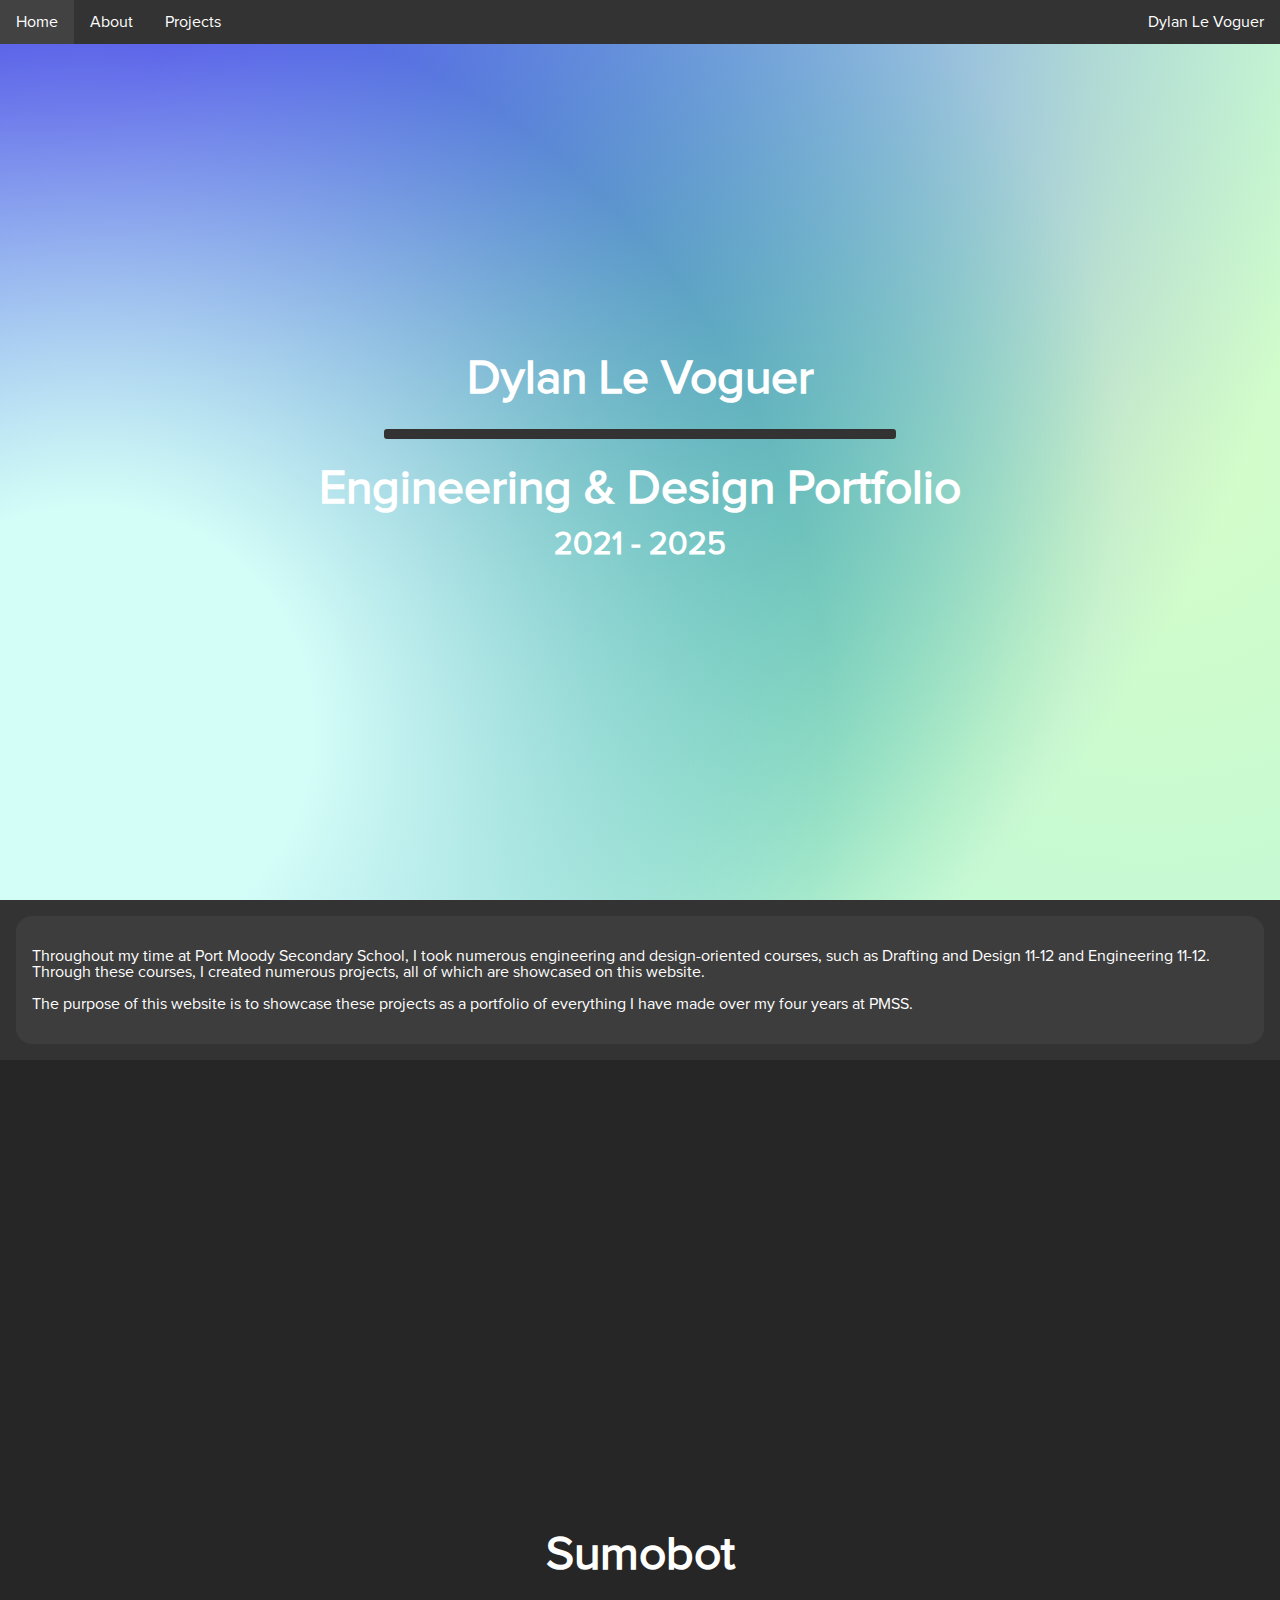
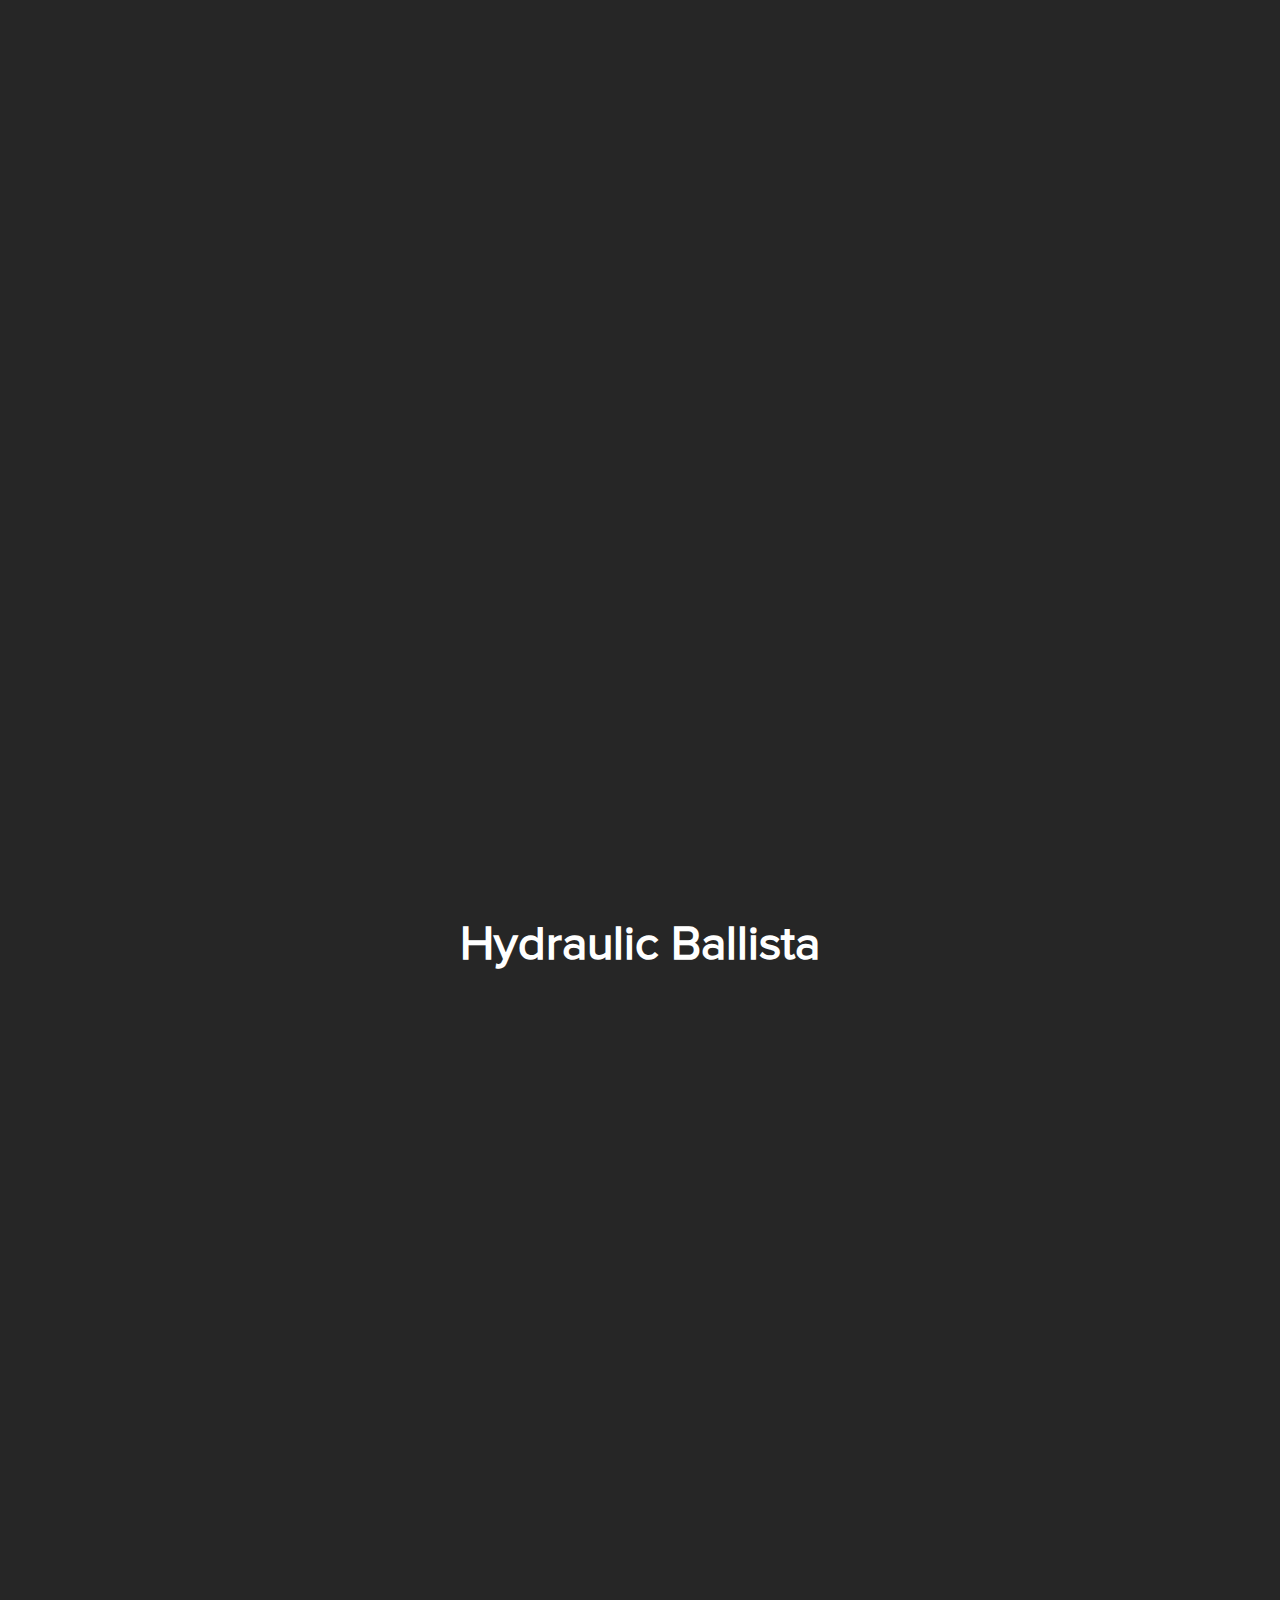
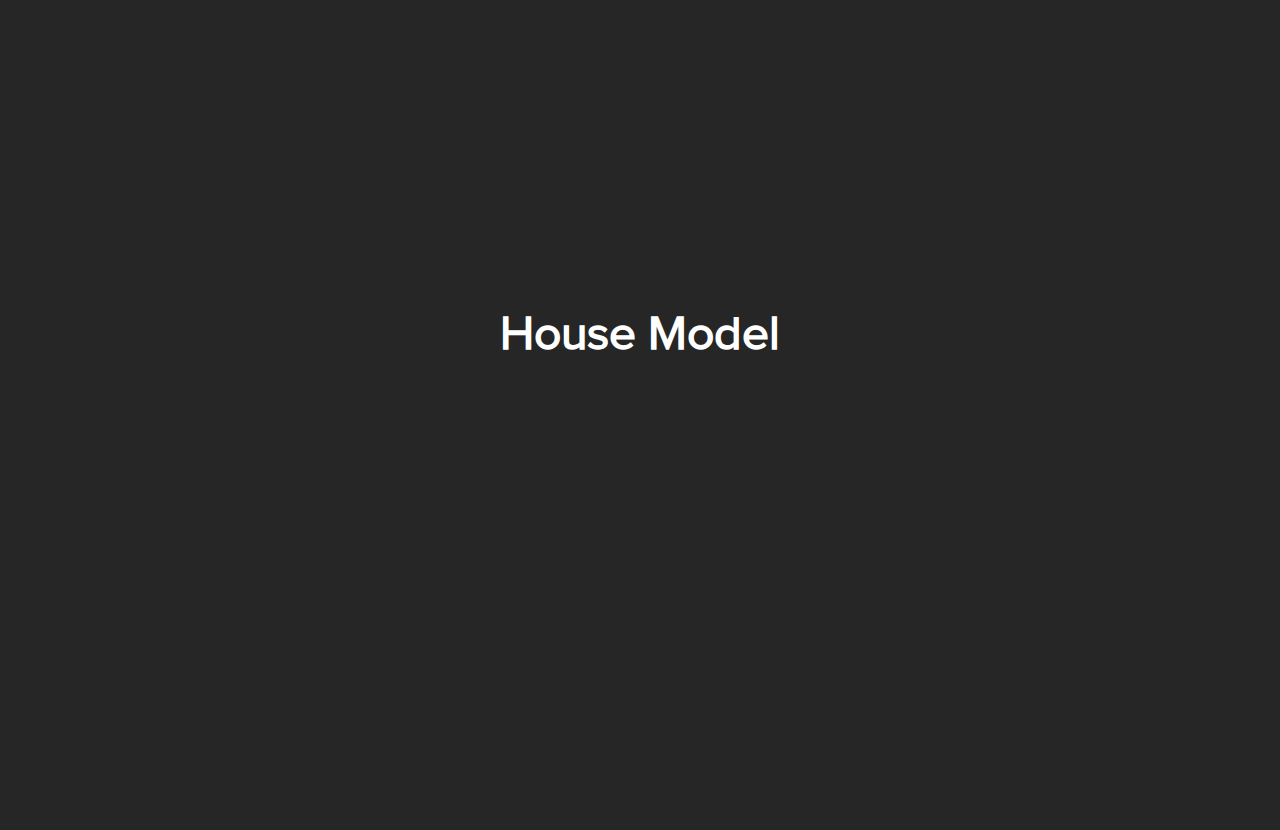
<file: index.html>
<!DOCTYPE html>
<html lang="en">
  <head>
    <link rel="icon" href="assets/icons/site_icon.png" />
    <meta charset="UTF-8" />
    <meta name="viewport" content="width=device-width, initial-scale=1.0" />
    <title>Dylan's Engineering Portfolio</title>
    <link rel="stylesheet" href="css/styles.css" />
    <link rel="manifest" href="manifest.json" />
  </head>

  <body>
    <nav>
      <a href="index.html">Home</a>
      <a href="index.html#about">About</a>
      <a href="html/projects.html">Projects</a>
      <a href="html/about-me.html" class="name-top-right">Dylan Le Voguer</a>
    </nav>
    <header> 
      <div
        id="install-toast"
        style="
          display: none;
          position: fixed;
          bottom: 20px;
          left: 50%;
          transform: translateX(-50%);
          background: rgba(0, 0, 0, 0.9);
          color: white;
          padding: 12px 20px;
          border-radius: 8px;
          font-size: 14px;
          text-align: center;
          z-index: 1000;
          opacity: 0;
          transition: opacity 0.5s ease-in-out;
        "
      >
        📲 Install this app for a better experience!
        <button
          id="install-toast-btn"
          style="
            margin-left: 10px;
            background: #fff;
            color: #000;
            border: none;
            padding: 5px 10px;
            border-radius: 4px;
            cursor: pointer;
          "
        >
          Install
        </button>
      </div>

      <h1>Dylan Le Voguer</h1>
      <hr class="header-divider" />
      <h1>Engineering & Design Portfolio</h1>
      <h2>2021 - 2025</h2>
    </header>
    <div class="about" id="about">
      <div class="about-content">
        <p>
          Throughout my time at Port Moody Secondary School, I took numerous
          engineering and design-oriented courses, such as Drafting and Design
          11-12 and Engineering 11-12. Through these courses, I created numerous
          projects, all of which are showcased on this website.
        </p>
        <p>
          The purpose of this website is to showcase these projects as a
          portfolio of everything I have made over my four years at PMSS.
        </p>
      </div>
    </div>

    <a class="parallax" id="home-img1" href="html/grade11.html#sumobot">
      <h2>Sumobot</h2>
    </a>
    <a class="parallax" id="home-img2" href="html/grade12.html#ballista">
      <h2>Hydraulic Ballista</h2>
    </a>
    <a class="parallax" id="home-img3" href="html/grade10.html#house">
      <h2>House Model</h2>
    </a>

    <script src="js/cursor.js"></script>
    <script src="js/main.js"></script>
  </body>
</html>
</file>
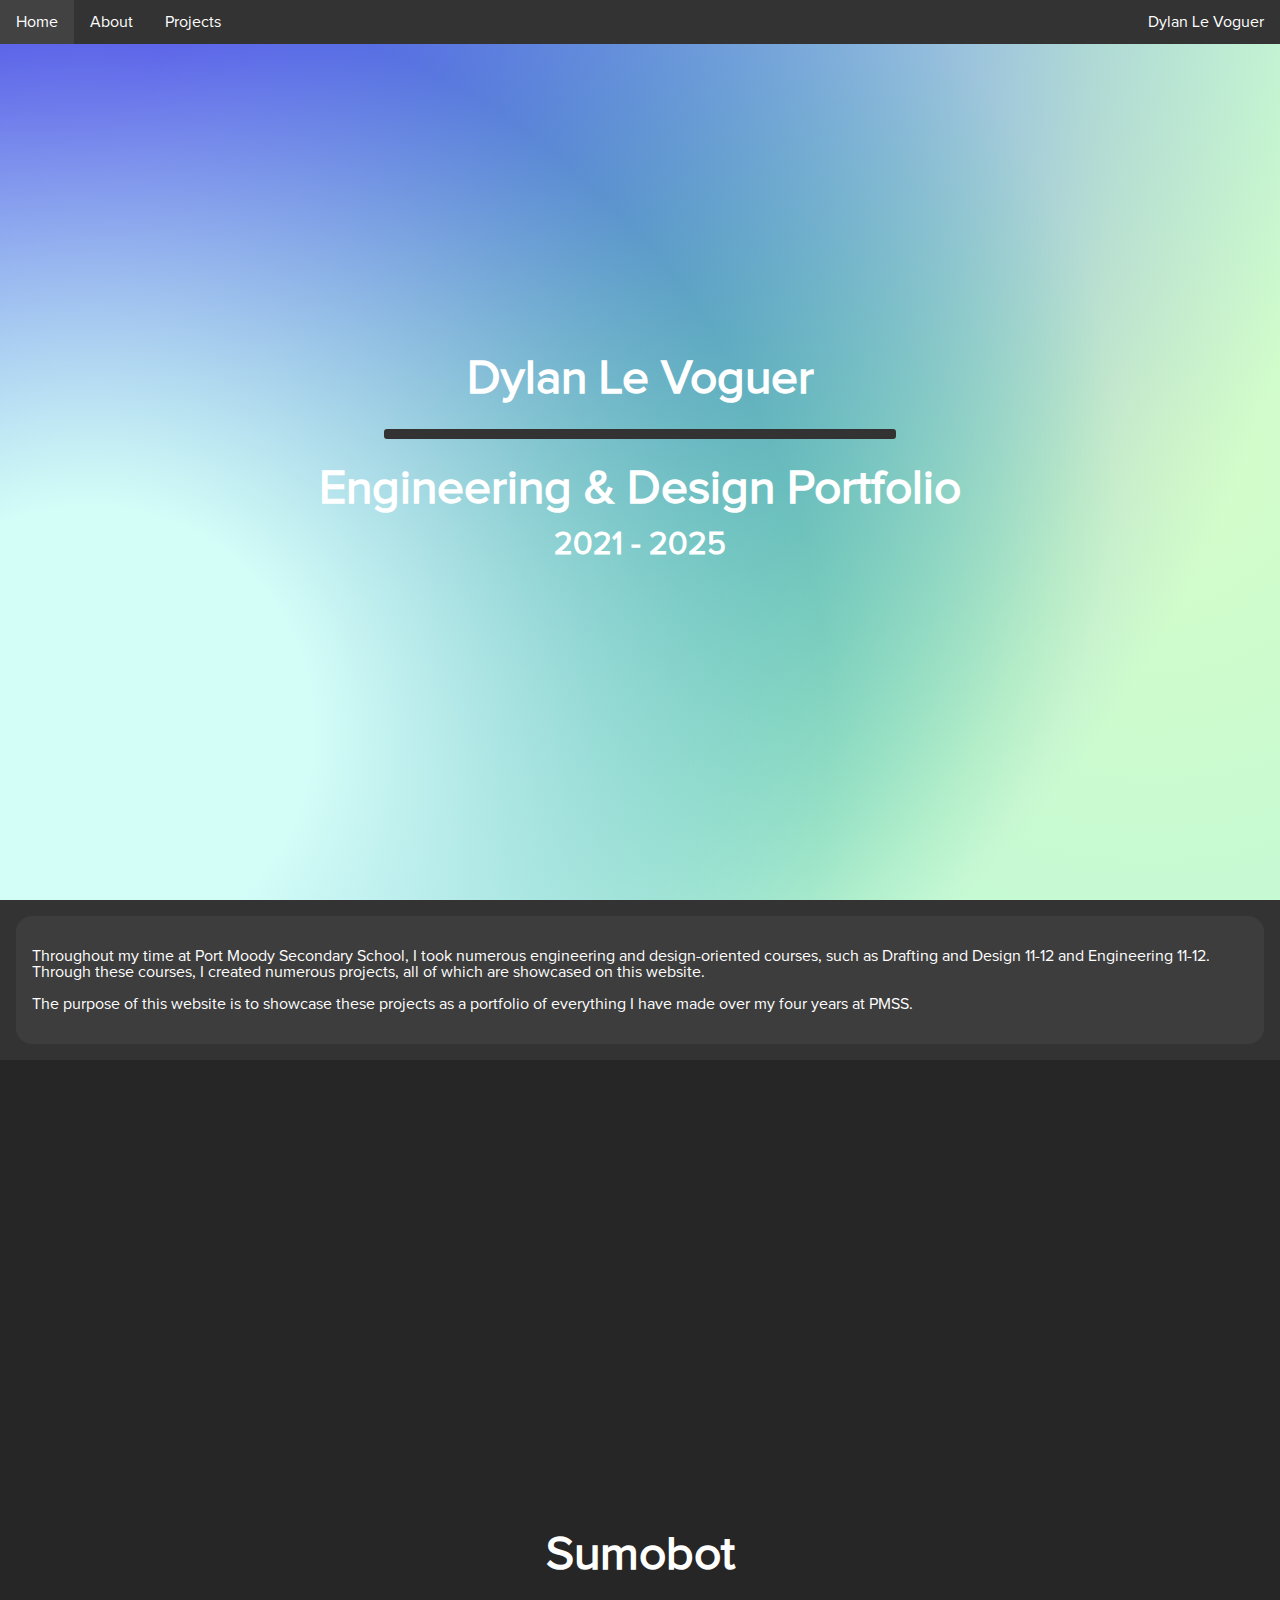
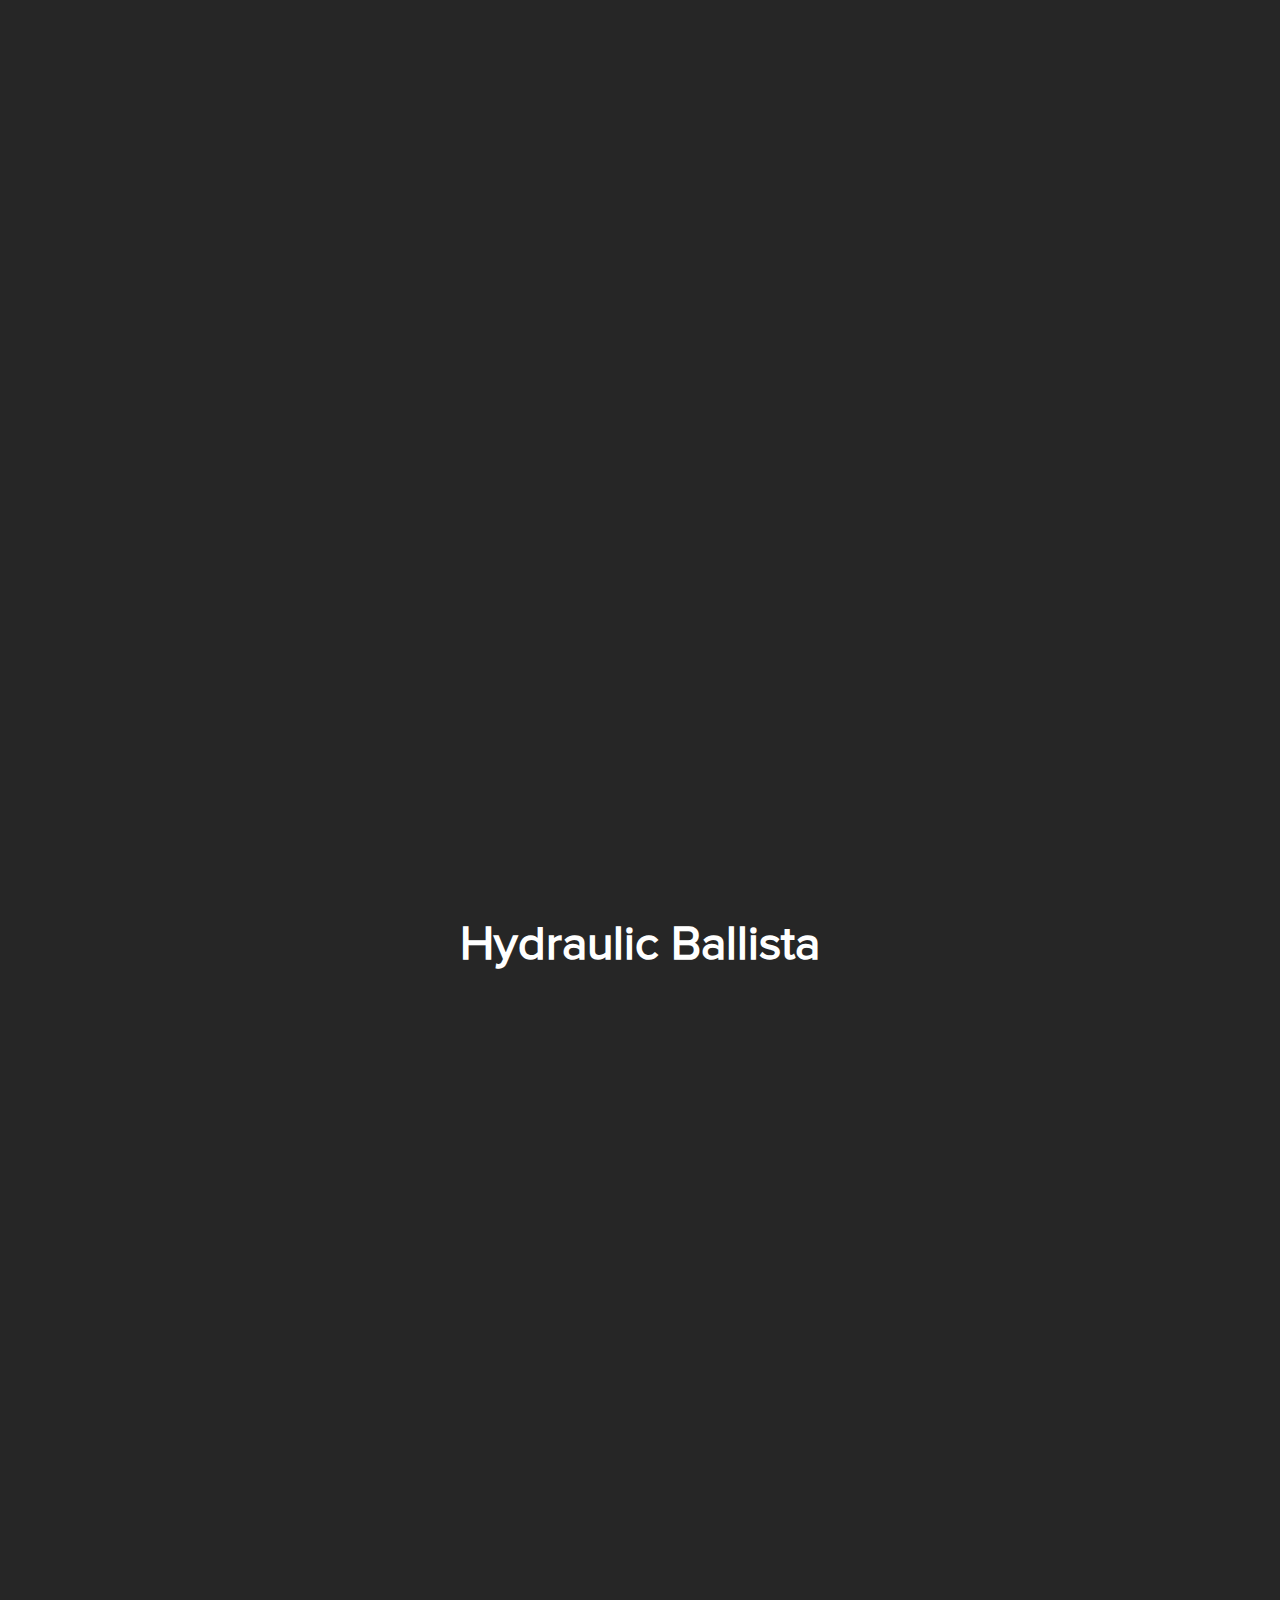
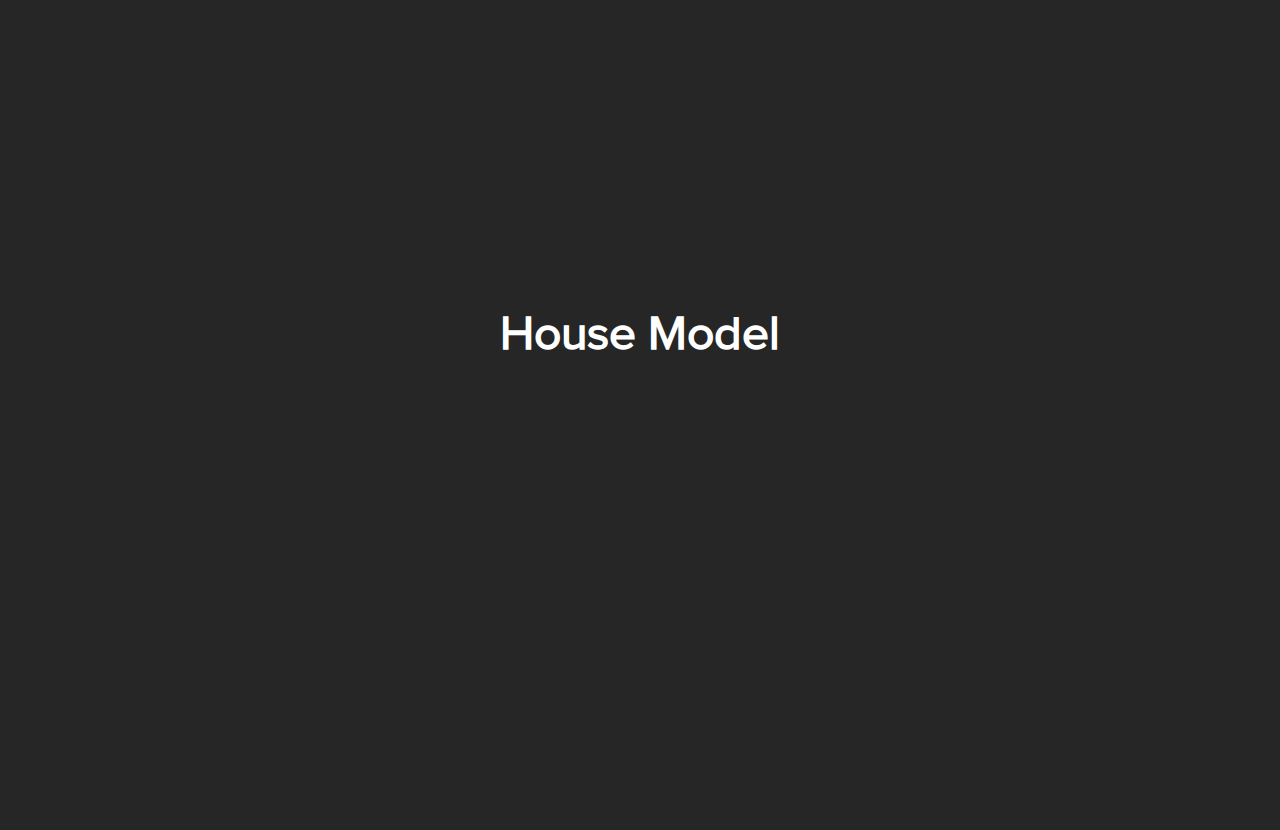
<file: html/index.html>
<!DOCTYPE html>
<html lang="en">
  <head>
    <link rel="icon" href="site_icon.png" />
    <meta charset="UTF-8" />
    <meta name="viewport" content="width=device-width, initial-scale=1.0" />
    <title>Dylan's Engineering Portfolio</title>
    <link rel="stylesheet" href="../css/styles.css" />
  </head>

  <body>
    <nav>
      <a href="index.html">Home</a>
      <a href="index.html#about">About</a>
      <a href="projects.html">Projects</a>
      <a href="about-me.html" class="name-top-right">Dylan Le Voguer</a>
    </nav>

    <header>
      <h1>Dylan Le Voguer</h1>
      <hr class="header-divider" />
      <h1>Engineering & Design Portfolio</h1>
      <h2>2021 - 2025</h2>
    </header>
    <div class="about" id="about">
      <div class="about-content">
        <p>
          Throughout my time at Port Moody Secondary School, I took numerous
          engineering and design-oriented courses, such as Drafting and Design 11-12
          and Engineering 11-12. Through these courses, I created numerous projects,
          all of which are showcased on this website.
        </p>
        <p>
          The purpose of this website is to showcase these projects as a portfolio
          of everything I have made over my four years at PMSS.
        </p>
      </div>
    </div>
    
    <div class="parallax" id="home-img1">
      <h2>Sumobot</h2>
    </div>
    <div class="parallax" id="home-img2">
      <h2>Hydraulic Ballista</h2>
    </div>
    <div class="parallax" id="home-img3">
      <h2>House Model</h2>
    </div>
    <script src="../js/cursor.js"></script>
    <script src="../js/main.js"></script>
  </body>
</html>
</file>
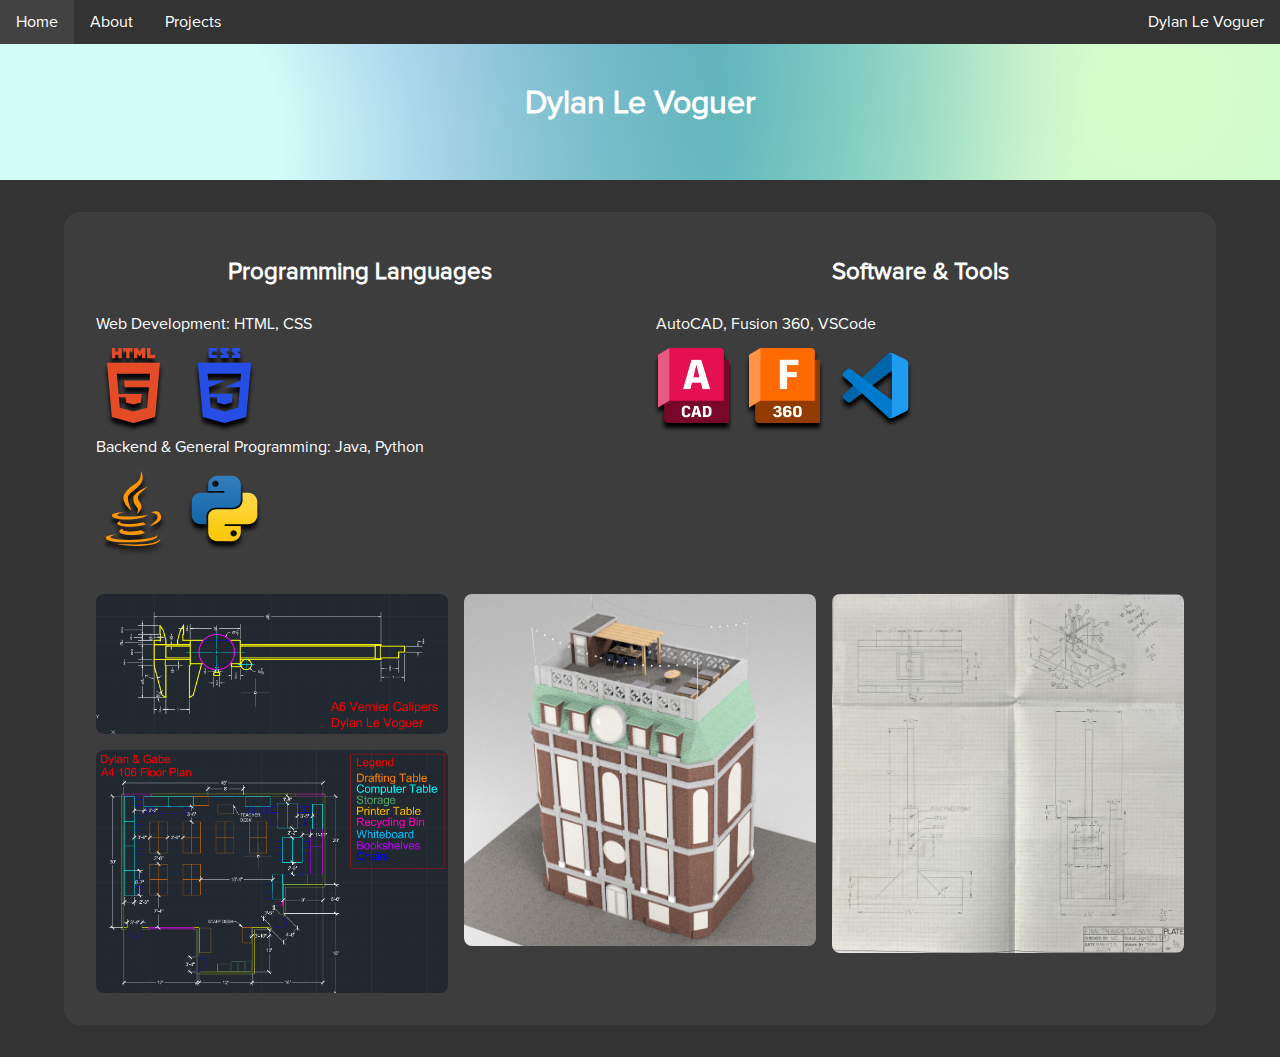
<file: html/about-me.html>
<!DOCTYPE html>
<html lang="en">
  <head>
    <link rel="icon" href="../site_icon.png" />
    <meta charset="UTF-8" />
    <meta name="viewport" content="width=device-width, initial-scale=1.0" />
    <title>Dylan's Engineering Portfolio</title>
    <link rel="stylesheet" href="../css/styles.css" />
  </head>

  <body>
    <nav>
      <a href="index.html">Home</a>
      <a href="index.html#about">About</a>
      <a href="projects.html">Projects</a>
      <a href="about-me.html" class="name-top-right">Dylan Le Voguer</a>
    </nav>

    <div class="subheader">
      <h1>Dylan Le Voguer</h1>
    </div>

    <main>
      <div class="about">
        <div class="about-content">
          <div class="skills">
            <div class="skills-category">
              <h2>Programming Languages</h2>
              <p>Web Development: HTML, CSS</p>
              <div class="skills-logos">
                <img src="../images/logos/html5-logo.svg" alt="HTML5 Logo" />
                <img src="../images/logos/css3-logo.svg" alt="CSS3 Logo" />
              </div>
              <p>Backend & General Programming: Java, Python</p>
              <div class="skills-logos">
                <img src="../images/logos/java-logo.svg" alt="Java Logo" />
                <img src="../images/logos/python-logo.svg" alt="Python Logo" />
              </div>
            </div>

            <div class="skills-category">
              <h2>Software & Tools</h2>
              <p>AutoCAD, Fusion 360, VSCode</p>
              <div class="skills-logos">
                <img
                  src="../images/logos/autocad-logo.png"
                  alt="AutoCAD Logo"
                />
                <img
                  src="../images/logos/fusion360-logo.png"
                  alt="Fusion 360 Logo"
                />
                <img src="../images/logos/vscode-logo.svg" alt="VSCode Logo" />
              </div>
            </div>
          </div>

          <div class="about-pictures">
            <a href="#img1">
              <img
                src="../images/grade11/engineering11_bonus_ACAD.png"
                alt="Bonus ACAD Work Calipers"
              />
            </a>
            <a href="#img2">
              <img
                src="../images/grade11/drafting12_floorplan.png"
                alt="Class Floorplan Redesign"
              />
            </a>
            <a href="#img3">
              <img
                src="../images/grade10/house_render.png"
                alt="House Model Render"
              />
            </a>
            <a href="#img4">
              <img
                src="../images/grade11/trebuchet_final_drawing.png"
                alt="Trebuchet Final Drawing"
              />
            </a>
          </div>

          <!-- Lightbox Modals with Overlay -->
          <div id="img1" class="lightbox">
            <div class="overlay" onclick="location.href='#'"></div>
            <!-- Close lightbox when clicked -->
            <img
              src="../images/grade11/engineering11_bonus_ACAD.png"
              alt="Bonus ACAD Work Calipers"
            />
          </div>
          <div id="img2" class="lightbox">
            <div class="overlay" onclick="location.href='#'"></div>
            <img
              src="../images/grade11/drafting12_floorplan.png"
              alt="Class Floorplan Redesign"
            />
          </div>
          <div id="img3" class="lightbox">
            <div class="overlay" onclick="location.href='#'"></div>
            <img
              src="../images/grade10/house_render.png"
              alt="House Model Render"
            />
          </div>
          <div id="img4" class="lightbox">
            <div class="overlay" onclick="location.href='#'"></div>
            <img
              src="../images/grade11/trebuchet_final_drawing.png"
              alt="Trebuchet Final Drawing"
            />
          </div>
        </div>
      </div>
    </main>

    <script src="../js/cursor.js"></script>
    <script src="../js/main.js"></script>
  </body>
</html>
</file>
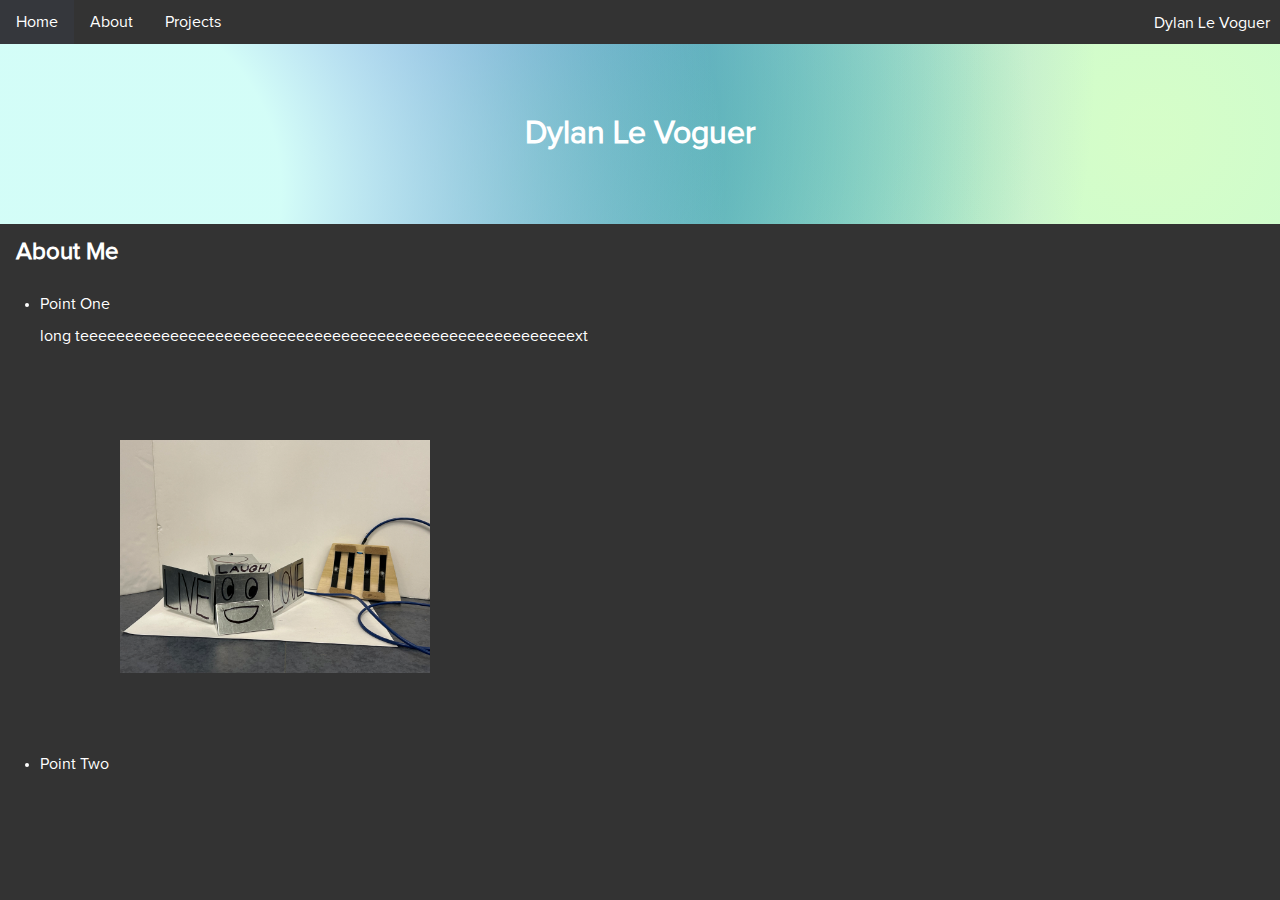
<file: html/dylan.html>
<!DOCTYPE html>
<html lang="en">

<head>
    <link rel="icon" href="MysticSheepIcon.png">
    <meta charset="UTF-8">
    <meta name="viewport" content="width=device-width, initial-scale=1.0">
    <title>Dylan's Engineering Portfolio</title>
    <link rel="stylesheet" href="../styles.css">
</head>

<body>
    <nav>
        <a href="../index.html">Home</a>
        <a href="about.html">About</a>
        <a href="projects.html">Projects</a>
        <a href="dylan.html" class="name-top-right">Dylan Le Voguer</a>
    </nav>
    <div class="subheader">
        <h1>Dylan Le Voguer</h1>
    </div>
    <div class="about-me">
        <h2>About Me</h2>
        <div class="about-me-content">
            <ul>
                <li>Point One</li>
                <p>long teeeeeeeeeeeeeeeeeeeeeeeeeeeeeeeeeeeeeeeeeeeeeeeeeeeeeeext</p>
                <img src="../images/grade11_sumobot.jpeg" alt="test pic" class="about-me-pictures">
                <li>Point Two</li>
            </ul>
        </div>
    </div>

    <script src="../js/cursor.js"></script>
</body>

</html>
</file>
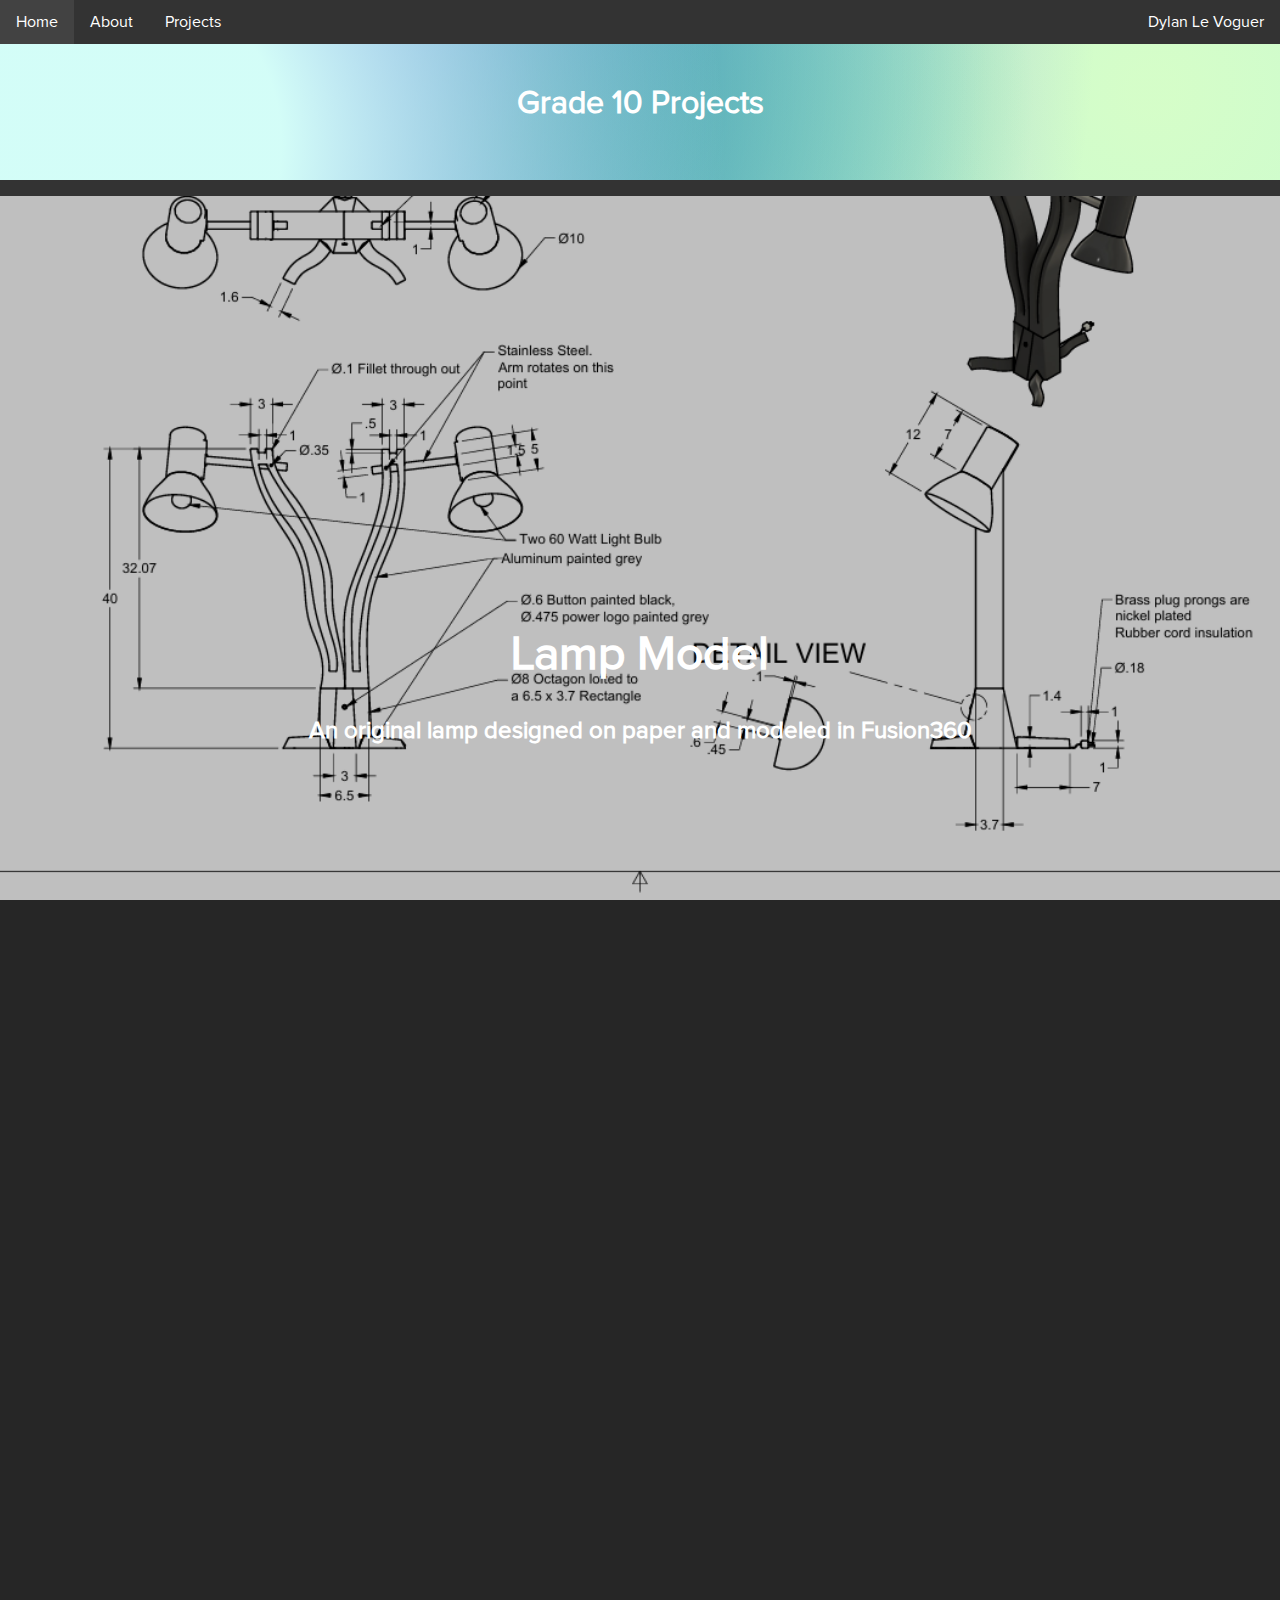
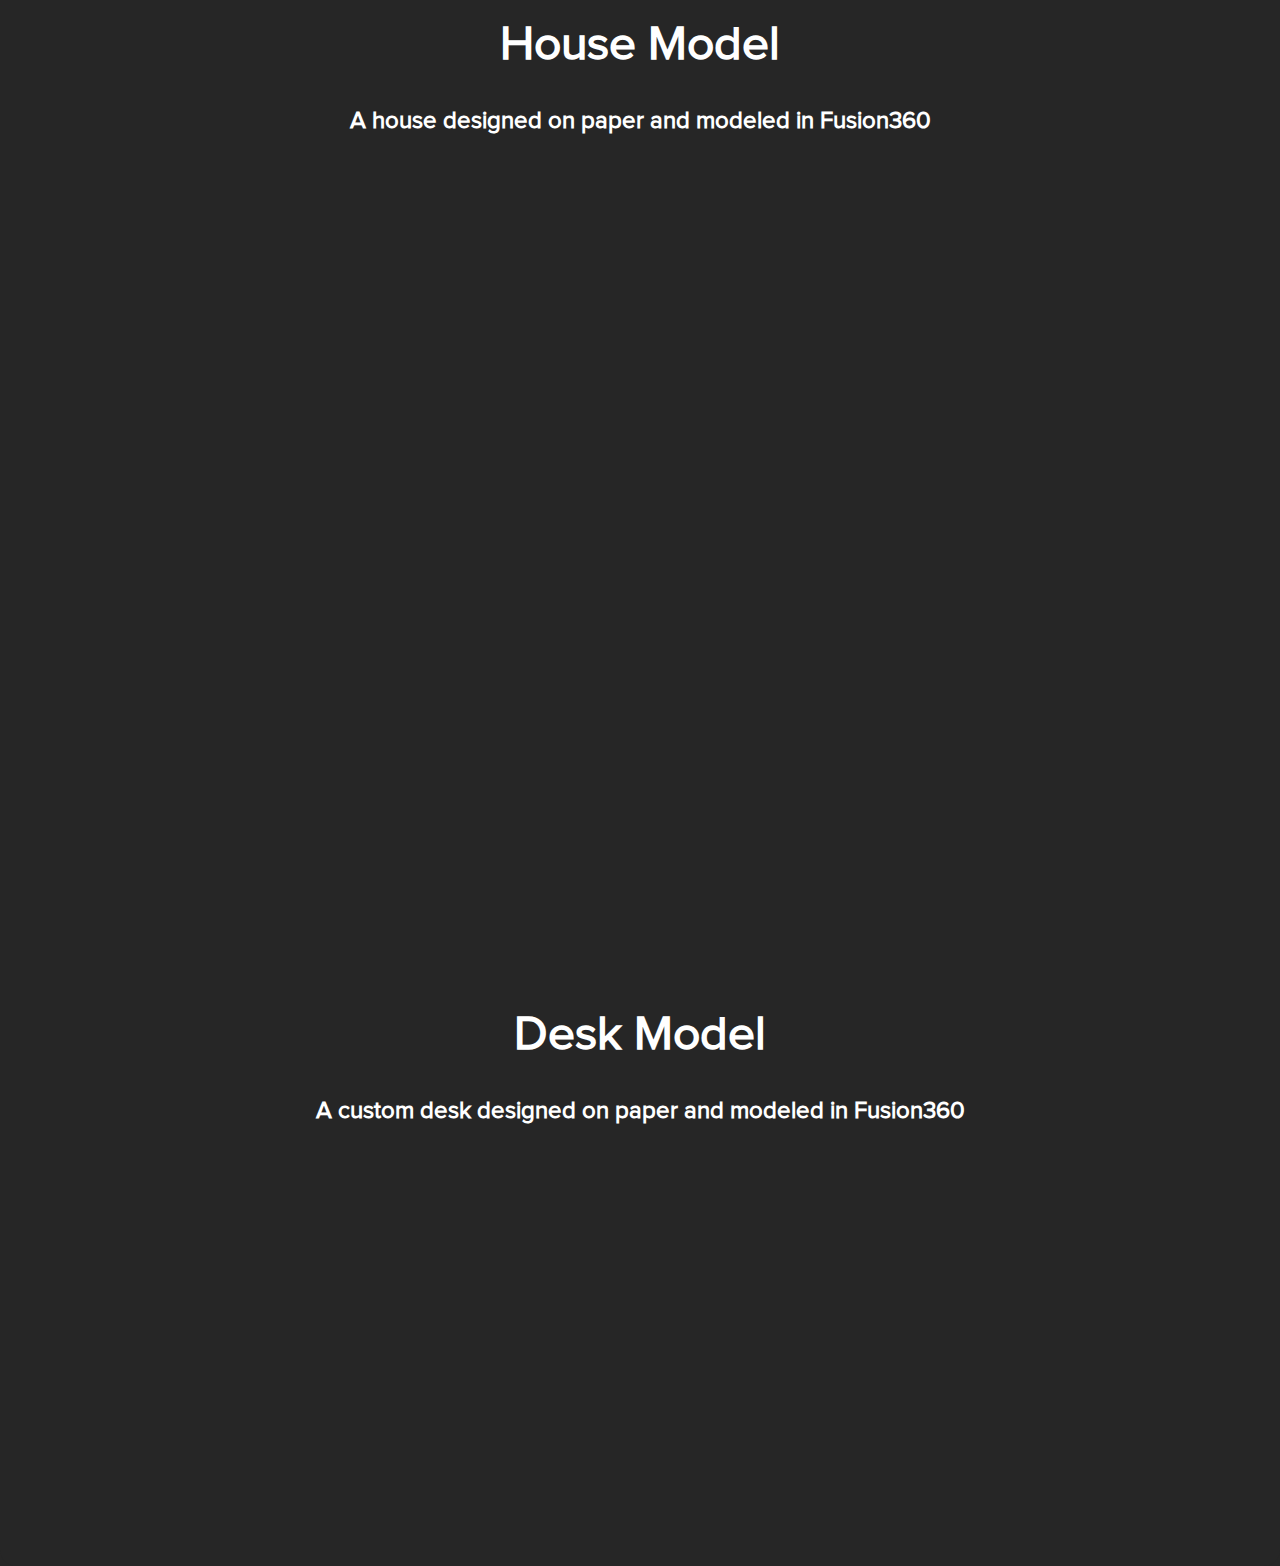
<file: html/grade10.html>
<!DOCTYPE html>
<html lang="en">
  <head>
    <link rel="icon" href="../assets/icons/site_icon.png" />
    <meta charset="UTF-8" />
    <meta name="viewport" content="width=device-width, initial-scale=1.0" />
    <title>Dylan's Engineering Portfolio - Grade 10</title>
    <link rel="stylesheet" href="../css/styles.css" />
  </head>

  <body>
    <nav>
      <a href="index.html">Home</a>
      <a href="index.html#about">About</a>
      <a href="projects.html">Projects</a>
      <a href="about-me.html" class="name-top-right">Dylan Le Voguer</a>
    </nav>
    <div class="subheader">
      <h1>Grade 10 Projects</h1>
    </div>

    <!-- Project list -->
    <div class="project-section" id="projects-list">
      <div class="parallax" id="g10-img1" data-project="lamp">
        <h2>Lamp Model</h2>
        <p class="project-subheader">An original lamp designed on paper and modeled in Fusion360</p>
      </div>

      <div class="parallax" id="g10-img2" data-project="house">
        <h2>House Model</h2>
        <p class="project-subheader">A house designed on paper and modeled in Fusion360</p>
      </div>

      <div class="parallax" id="g10-img3" data-project="desk">
        <h2>Desk Model</h2>
        <p class="project-subheader">A custom desk designed on paper and modeled in Fusion360</p>
      </div>
    </div>

    <!-- Project details (Hidden initially) -->
    <div id="project-details" style="display: none">
      <div id="project-content"></div>
    </div>

    <script src="../js/cursor.js"></script>
    <script src="../js/main.js"></script>
    <script src="../js/projects.js"></script>
  </body>
</html>
</file>
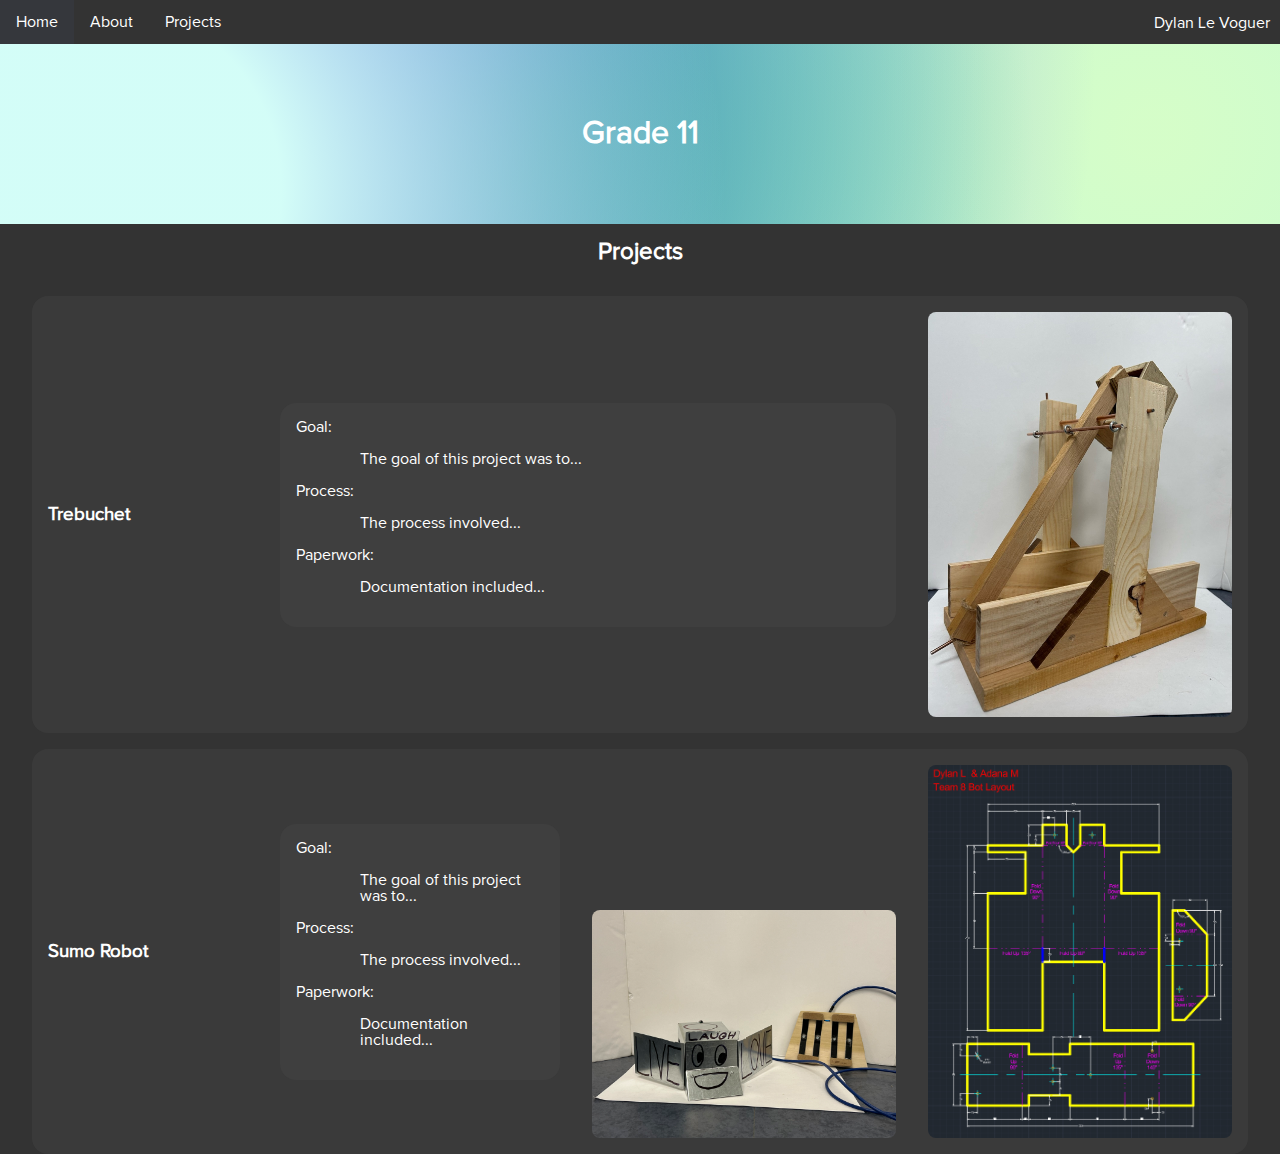
<file: html/grade11.html>
<!DOCTYPE html>
<html lang="en">

<head>
    <link rel="icon" href="../MysticSheepIcon.png">
    <meta charset="UTF-8">
    <meta name="viewport" content="width=device-width, initial-scale=1.0">
    <title>Dylan's Engineering Portfolio - Grade 11</title>
    <link rel="stylesheet" href="../styles.css">
</head>

<body>
    <nav>
        <a href="../index.html">Home</a>
        <a href="about.html">About</a>
        <a href="projects.html">Projects</a>
        <a href="about-me.html" class="name-top-right">Dylan Le Voguer</a>
    </nav>
    <div class="subheader">
        <h1>Grade 11</h1>
    </div>
    <h2>Projects</h2>

    <div class="project-section">
        <h3>Trebuchet</h3>
        <div class="project-description">
            <ul>
                <li>
                    Goal:
                    <p>The goal of this project was to...</p>
                </li>
                <li>
                    Process:
                    <p>The process involved...</p>
                </li>
                <li>
                    Paperwork:
                    <p>Documentation included...</p>
                </li>
            </ul>
        </div>
        <img src="../images/grade11/grade11_trebuchet.jpg" alt="pic of project 1" class="project-pictures">
    </div>
    <div class="project-section">
        <h3>Sumo Robot</h3>
        <div class="project-description">
            <ul>
                <li>
                    Goal:
                    <p>The goal of this project was to...</p>
                </li>
                <li>
                    Process:
                    <p>The process involved...</p>
                </li>
                <li>
                    Paperwork:
                    <p>Documentation included...</p>
                </li>
            </ul>
        </div>
        <img src="../images/grade11/grade11_sumobot.jpeg" alt="pic of project 2" class="project-pictures">
        <img src="../images/grade11/grade11_sumobot_ACAD.png" alt="sumobot ACAD" class="project-pictures">
    </div>
    <script src="../js/cursor.js"></script>
    <script src="../js/main.js"></script>
</body>

</html>
</file>
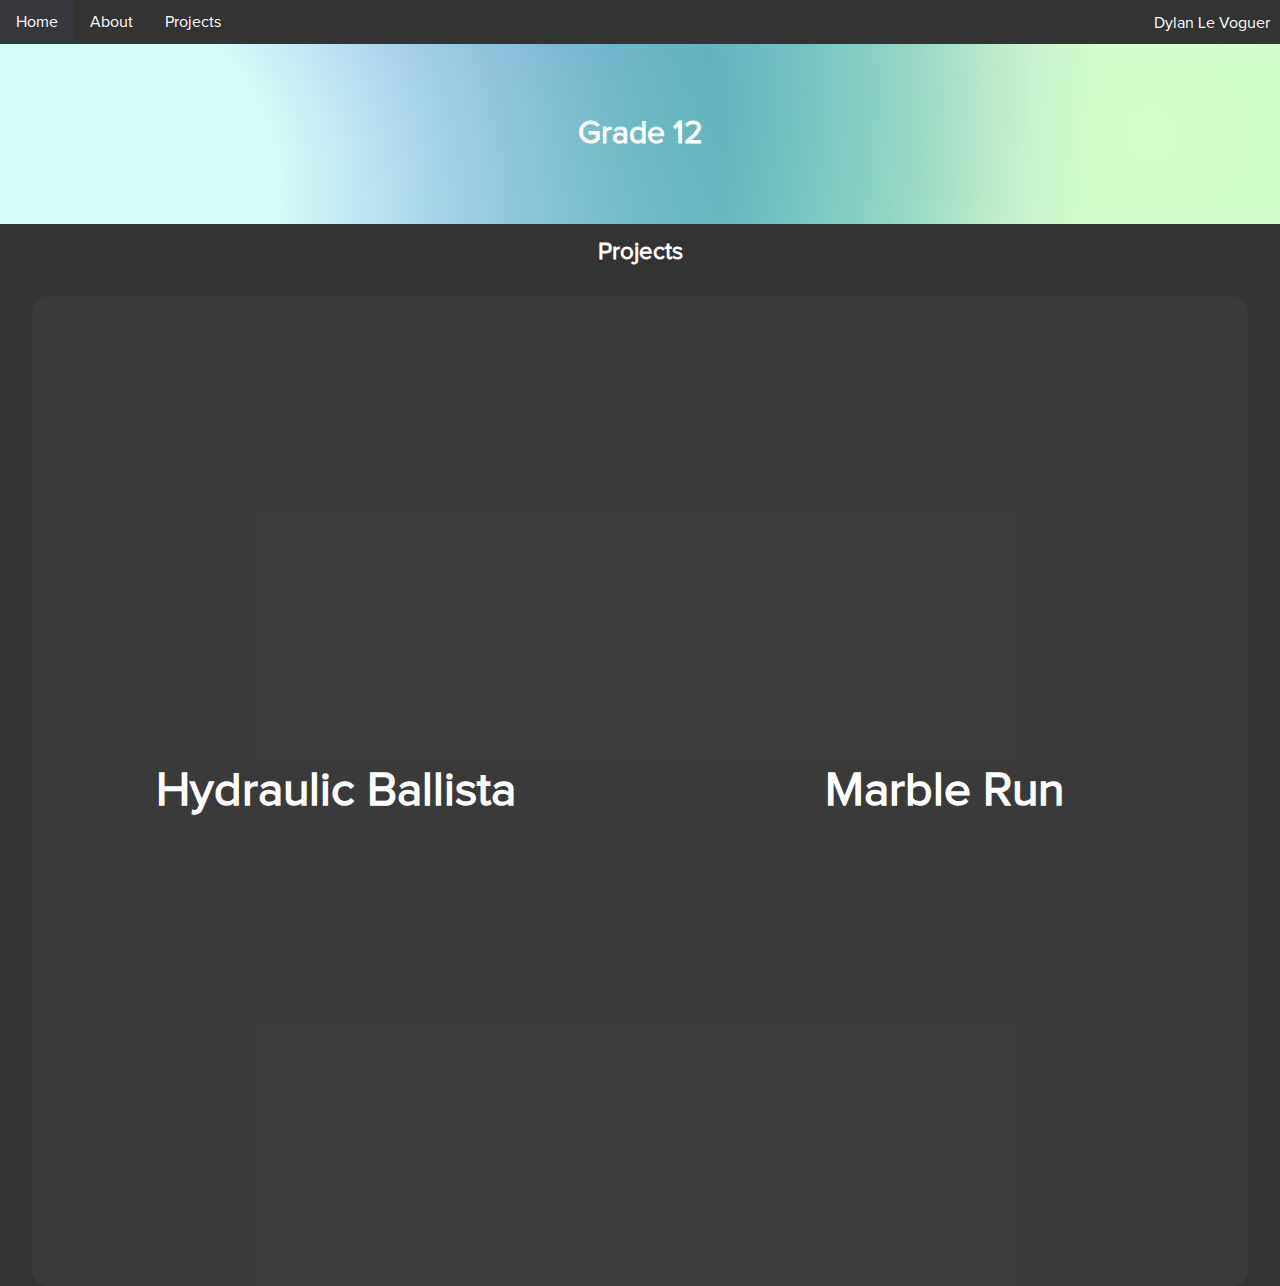
<file: html/grade12 copy.html>
<!DOCTYPE html>
<html lang="en">
  <head>
    <link rel="icon" href="../site_icon.png" />
    <meta charset="UTF-8" />
    <meta name="viewport" content="width=device-width, initial-scale=1.0" />
    <title>Dylan's Engineering Portfolio</title>
    <link rel="stylesheet" href="../styles.css" />
  </head>

  <body>
    <nav>
      <a href="../index.html">Home</a>
      <a href="../index.html#about">About</a>
      <a href="projects.html">Projects</a>
      <a href="about-me.html" class="name-top-right">Dylan Le Voguer</a>
    </nav>

    <div class="subheader">
      <h1>Grade 12</h1>
    </div>
    <h2>Projects</h2>

    <!-- Project list -->
    <div class="project-section" id="projects-list">
      <div class="parallax" id="g12-img1" data-project="ballista">
        <h2>Hydraulic Ballista</h2>
      </div>

      <div class="parallax" id="g12-img2" data-project="marble-run">
        <h2>Marble Run</h2>
      </div>
    </div>

    <!-- Project details (Hidden initially) -->
    <div id="project-details" style="display: none;">
      <div id="project-content"></div>
    </div>
    
    <script src="../js/cursor.js"></script>
    <script src="../js/main.js"></script>
    <script src="../js/projects.js"></script>
  </body>
</html>
</file>
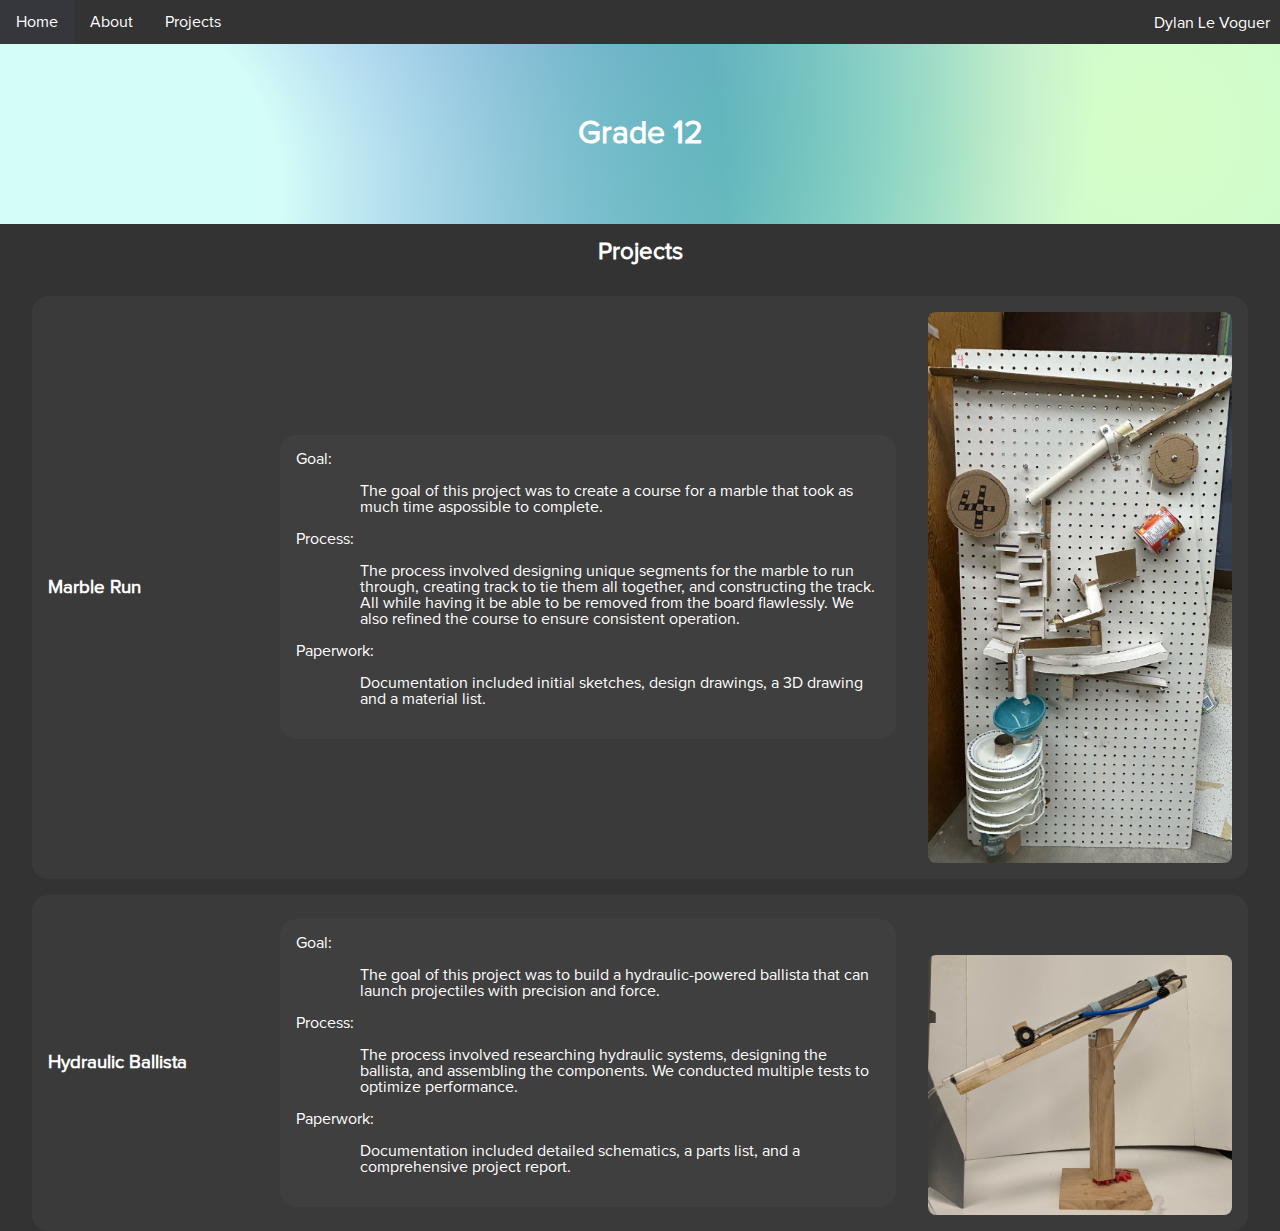
<file: html/grade12.html>
<!DOCTYPE html>
<html lang="en">

<head>
    <link rel="icon" href="../MysticSheepIcon.png">
    <meta charset="UTF-8">
    <meta name="viewport" content="width=device-width, initial-scale=1.0">
    <title>Dylan's Engineering Portfolio</title>
    <link rel="stylesheet" href="../styles.css">
</head>

<body>
    <nav>
        <a href="../index.html">Home</a>
        <a href="about.html">About</a>
        <a href="projects.html">Projects</a>
        <a href="about-me.html" class="name-top-right">Dylan Le Voguer</a>
    </nav>
    <div class="subheader">
        <h1>Grade 12</h1>
    </div>
    <h2>Projects</h2>

    <div class="project-section">
        <h3>Marble Run</h3>
        <div class="project-description">
            <ul>
                <li>
                    Goal:
                    <p>The goal of this project was to create a course for a marble that took as much time aspossible to
                        complete.</p>
                </li>
                <li>
                    Process:
                    <p>The process involved designing unique segments for the marble to run through, creating track to
                        tie them all together, and constructing the track. All while having it be able to be removed
                        from the board flawlessly. We also refined the course to ensure consistent operation.</p>
                </li>
                <li>
                    Paperwork:
                    <p>Documentation included initial sketches, design drawings, a 3D drawing and a material list.</p>
                </li>
            </ul>
        </div>
        <img src="../images/grade12_marblerun.jpg" alt="pic of marble run" class="project-pictures">
    </div>
    <div class="project-section">
        <h3>Hydraulic Ballista</h3>
        <div class="project-description">
            <ul>
                <li>
                    Goal:
                    <p>The goal of this project was to build a hydraulic-powered ballista that can launch projectiles
                        with precision and force.</p>
                </li>
                <li>
                    Process:
                    <p>The process involved researching hydraulic systems, designing the ballista, and assembling the
                        components. We conducted multiple tests to optimize performance.</p>
                </li>
                <li>
                    Paperwork:
                    <p>Documentation included detailed schematics, a parts list, and a comprehensive project report.</p>
                </li>
            </ul>
        </div>
        <img src="../images/grade12_hydraulicgearbot.jpg" alt="pic of hydraulic ballista" class="project-pictures">
    </div>
    <script src="../js/cursor.js"></script>
</body>

</html>
</file>
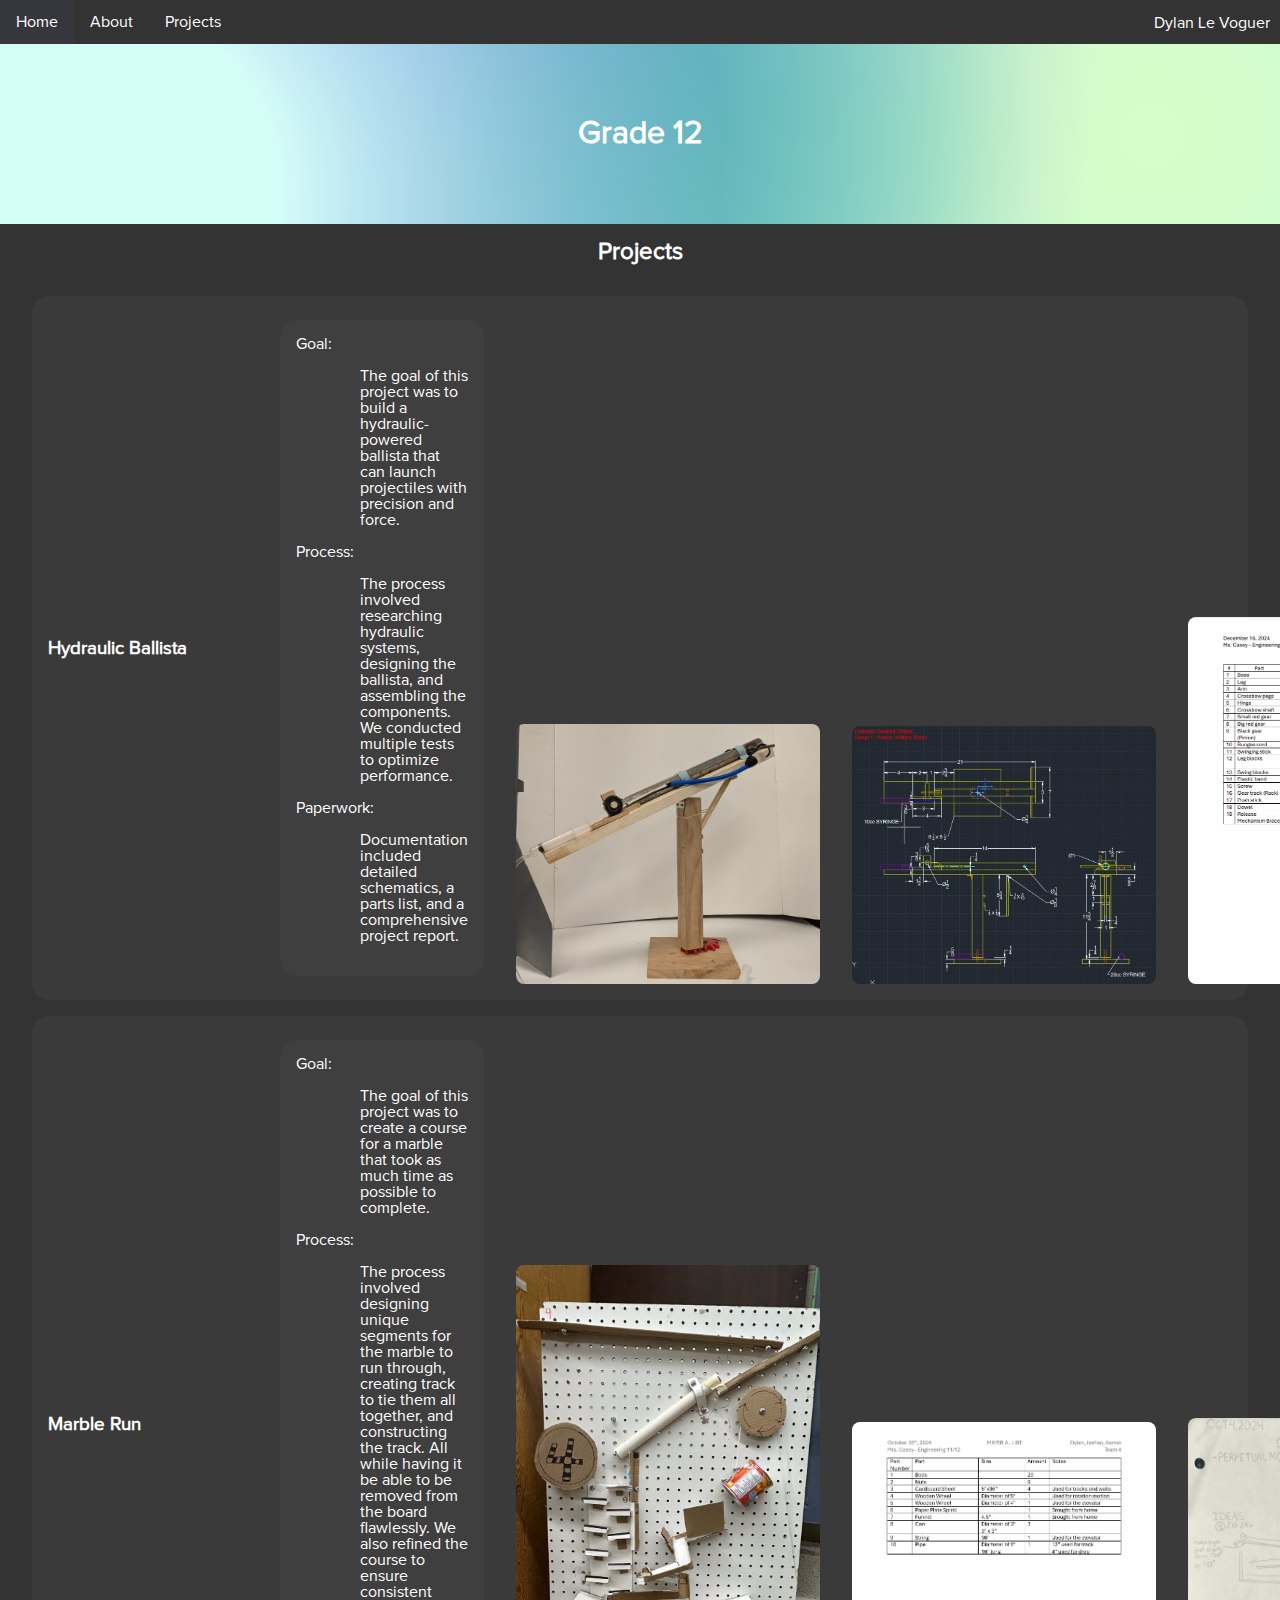
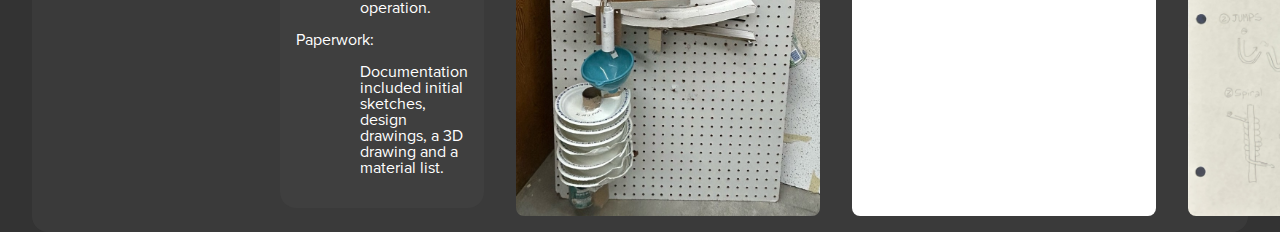
<file: html/old-grade12.html>
<!DOCTYPE html>
<html lang="en">
  <head>
    <link rel="icon" href="../site_icon.png" />
    <meta charset="UTF-8" />
    <meta name="viewport" content="width=device-width, initial-scale=1.0" />
    <title>Dylan's Engineering Portfolio</title>
    <link rel="stylesheet" href="../styles.css" />
  </head>

  <body>
    <nav>
      <a href="../index.html">Home</a>
      <a href="../index.html#about">About</a>
      <a href="projects.html">Projects</a>
      <a href="about-me.html" class="name-top-right">Dylan Le Voguer</a>
    </nav>
    <div class="subheader">
      <h1>Grade 12</h1>
    </div>
    <h2>Projects</h2>

    <div class="project-section">
      <h3>Hydraulic Ballista</h3>
      <div class="project-description">
        <ul>
          <li>
            Goal:
            <p>
              The goal of this project was to build a hydraulic-powered ballista
              that can launch projectiles with precision and force.
            </p>
          </li>
          <li>
            Process:
            <p>
              The process involved researching hydraulic systems, designing the
              ballista, and assembling the components. We conducted multiple
              tests to optimize performance.
            </p>
          </li>
          <li>
            Paperwork:
            <p>
              Documentation included detailed schematics, a parts list, and a
              comprehensive project report.
            </p>
          </li>
        </ul>
      </div>
      <img
        src="../images/grade12/hydraulicgearbot.jpg"
        alt="pic of hydraulic ballista"
        class="project-pictures"
      />
      <img
        src="../images/grade12/hydraulic_gearbot_ACAD.jpg"
        alt=""
        class="project-pictures"
      />
      <img
        src="../images/grade12/hydraulic_gearbot_material_list.png"
        alt=""
        class="project-pictures"
      />
    </div>

    <div class="project-section">
      <h3>Marble Run</h3>
      <div class="project-description">
        <ul>
          <li>
            Goal:
            <p>
              The goal of this project was to create a course for a marble that
              took as much time as possible to complete.
            </p>
          </li>
          <li>
            Process:
            <p>
              The process involved designing unique segments for the marble to
              run through, creating track to tie them all together, and
              constructing the track. All while having it be able to be removed
              from the board flawlessly. We also refined the course to ensure
              consistent operation.
            </p>
          </li>
          <li>
            Paperwork:
            <p>
              Documentation included initial sketches, design drawings, a 3D
              drawing and a material list.
            </p>
          </li>
        </ul>
      </div>
      <img
        src="../images/grade12/marblerun.jpg"
        alt="pic of marble run"
        class="project-pictures"
      />
      <img
        src="../images/grade12/marble_run_material_list.png"
        alt="marble run material list"
        class="project-pictures"
      />
      <img
        src="../images/grade12/marble_run_initial_sketches.png"
        alt="marble run initial sketches"
        class="project-pictures"
      />
      <img
        src="../images/grade12/marble_run_final_sketch.png"
        alt="marble run final sketch"
        class="project-pictures"
      />
      <img
        src="../images/grade12/marble_run_3d_sketch.png"
        alt="marble run 3d sketch"
        class="project-pictures"
      />
    </div>

    <script src="../js/cursor.js"></script>
    <script src="../js/main.js"></script>
  </body>
</html>
</file>
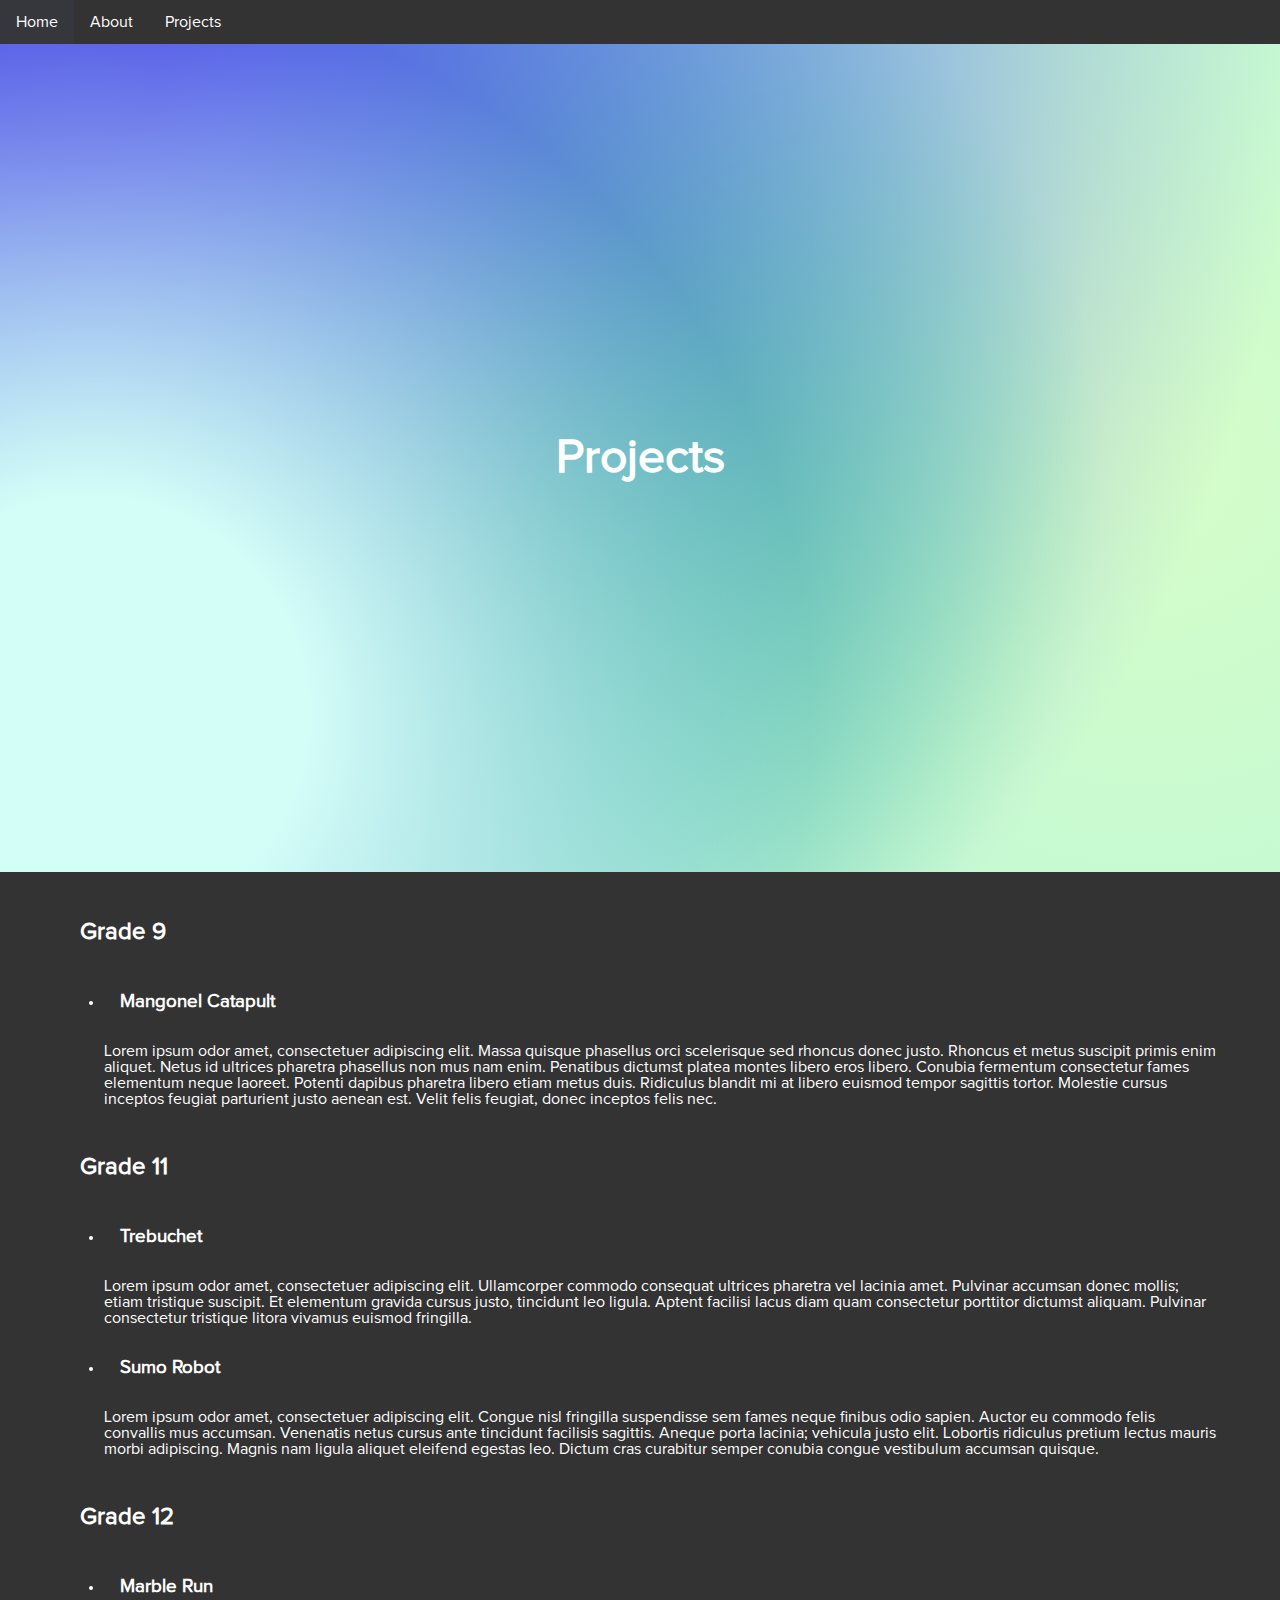
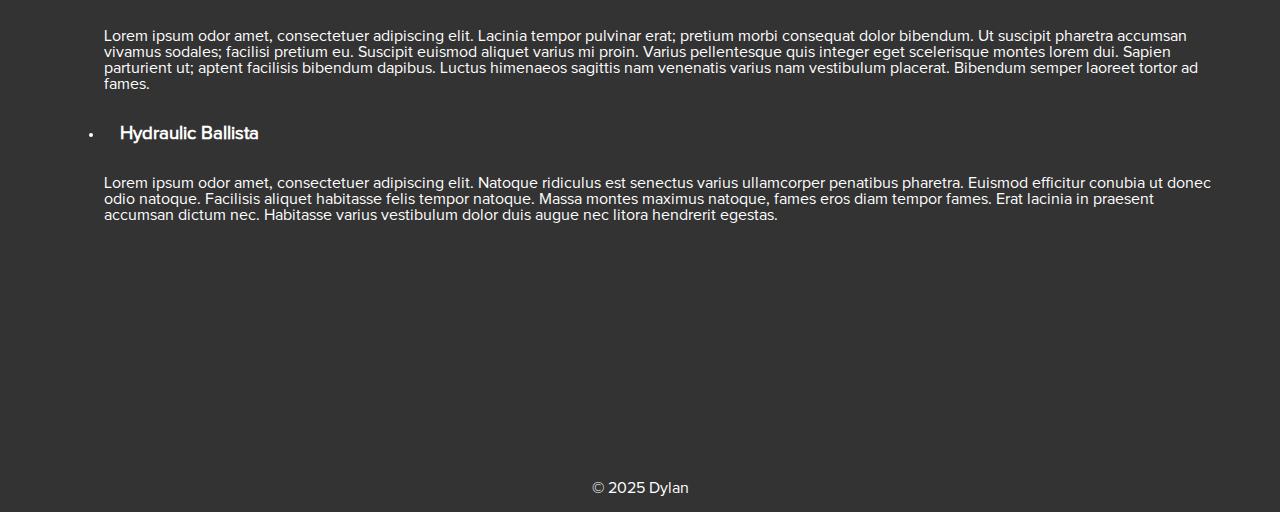
<file: html/projects.html>
<!DOCTYPE html>
<html lang="en">

<head>
    <script>
        fetch('head.html')
            .then(response => response.text())
            .then(data => {
                document.head.innerHTML = data;

                // Override or append additional elements
                document.title = "About Dylan Le Voguer";
                document.head.appendChild(metaDescription);
            });
    </script>
</head>

<body>
    <nav>
        <a href="../index.html">Home</a>
        <a href="about.html">About</a>
        <a href="projects.html">Projects</a>
    </nav>
    <header>
        <h1>Projects</h1>
    </header>
    <main>
        
    </main>
    <div class="projects">
        <section>
            <h2>Grade 9</h2>
            <ul>
                <li>
                    <h3>Mangonel Catapult</h3>
                    <p>Lorem ipsum odor amet, consectetuer adipiscing elit. Massa quisque phasellus orci scelerisque sed rhoncus donec justo. Rhoncus et metus suscipit primis enim aliquet. Netus id ultrices pharetra phasellus non mus nam enim. Penatibus dictumst platea montes libero eros libero. Conubia fermentum consectetur fames elementum neque laoreet. Potenti dapibus pharetra libero etiam metus duis. Ridiculus blandit mi at libero euismod tempor sagittis tortor. Molestie cursus inceptos feugiat parturient justo aenean est. Velit felis feugiat, donec inceptos felis nec.</p>
                </li>
            </ul>
        </section>
        <section>
            <h2>Grade 11</h2>
            <ul>
                <li>
                    <h3>Trebuchet</h3>
                    <p>Lorem ipsum odor amet, consectetuer adipiscing elit. Ullamcorper commodo consequat ultrices pharetra vel lacinia amet. Pulvinar accumsan donec mollis; etiam tristique suscipit. Et elementum gravida cursus justo, tincidunt leo ligula. Aptent facilisi lacus diam quam consectetur porttitor dictumst aliquam. Pulvinar consectetur tristique litora vivamus euismod fringilla.</p>
                </li>
                <li>
                    <h3>Sumo Robot</h3>
                    <p>Lorem ipsum odor amet, consectetuer adipiscing elit. Congue nisl fringilla suspendisse sem fames neque finibus odio sapien. Auctor eu commodo felis convallis mus accumsan. Venenatis netus cursus ante tincidunt facilisis sagittis. Aneque porta lacinia; vehicula justo elit. Lobortis ridiculus pretium lectus mauris morbi adipiscing. Magnis nam ligula aliquet eleifend egestas leo. Dictum cras curabitur semper conubia congue vestibulum accumsan quisque.</p>
                </li>
            </ul>
        </section>
        <section>
            <h2>Grade 12</h2>
            <ul>
                <li>
                    <h3>Marble Run</h3>
                    <p>Lorem ipsum odor amet, consectetuer adipiscing elit. Lacinia tempor pulvinar erat; pretium morbi consequat dolor bibendum. Ut suscipit pharetra accumsan vivamus sodales; facilisi pretium eu. Suscipit euismod aliquet varius mi proin. Varius pellentesque quis integer eget scelerisque montes lorem dui. Sapien parturient ut; aptent facilisis bibendum dapibus. Luctus himenaeos sagittis nam venenatis varius nam vestibulum placerat. Bibendum semper laoreet tortor ad fames.</p>
                </li>
                <li>
                    <h3>Hydraulic Ballista</h3>
                    <p>Lorem ipsum odor amet, consectetuer adipiscing elit. Natoque ridiculus est senectus varius ullamcorper penatibus pharetra. Euismod efficitur conubia ut donec odio natoque. Facilisis aliquet habitasse felis tempor natoque. Massa montes maximus natoque, fames eros diam tempor fames. Erat lacinia in praesent accumsan dictum nec. Habitasse varius vestibulum dolor duis augue nec litora hendrerit egestas.</p>
                </li>
                
            </ul>
        </section>
    </div>
    <div style="height: 25vh"></div>
    <footer>
        <p>&copy; 2025 Dylan</p>
    </footer>
    <script src="../js/cursor.js"></script>
</body>

</html>
</file>
<file: css/styles.css>
@import url("base/base.css");
@import url("components/about.css");
@import url("components/cursor.css");
@import url("components/header.css");
@import url("components/layout.css");
@import url("components/lightbox.css");
@import url("components/skills.css");
@import url("pages/grade-projects.css");
@import url("pages/projects.css");
@import url("pages/project-info.css");
</file>
<file: styles.css>
@import url('css/base.css');
@import url('css/layout.css');
@import url('css/header.css');
@import url('css/cursor.css');
@import url('css/projects.css');
@import url('css/general-format.css');
</file>
